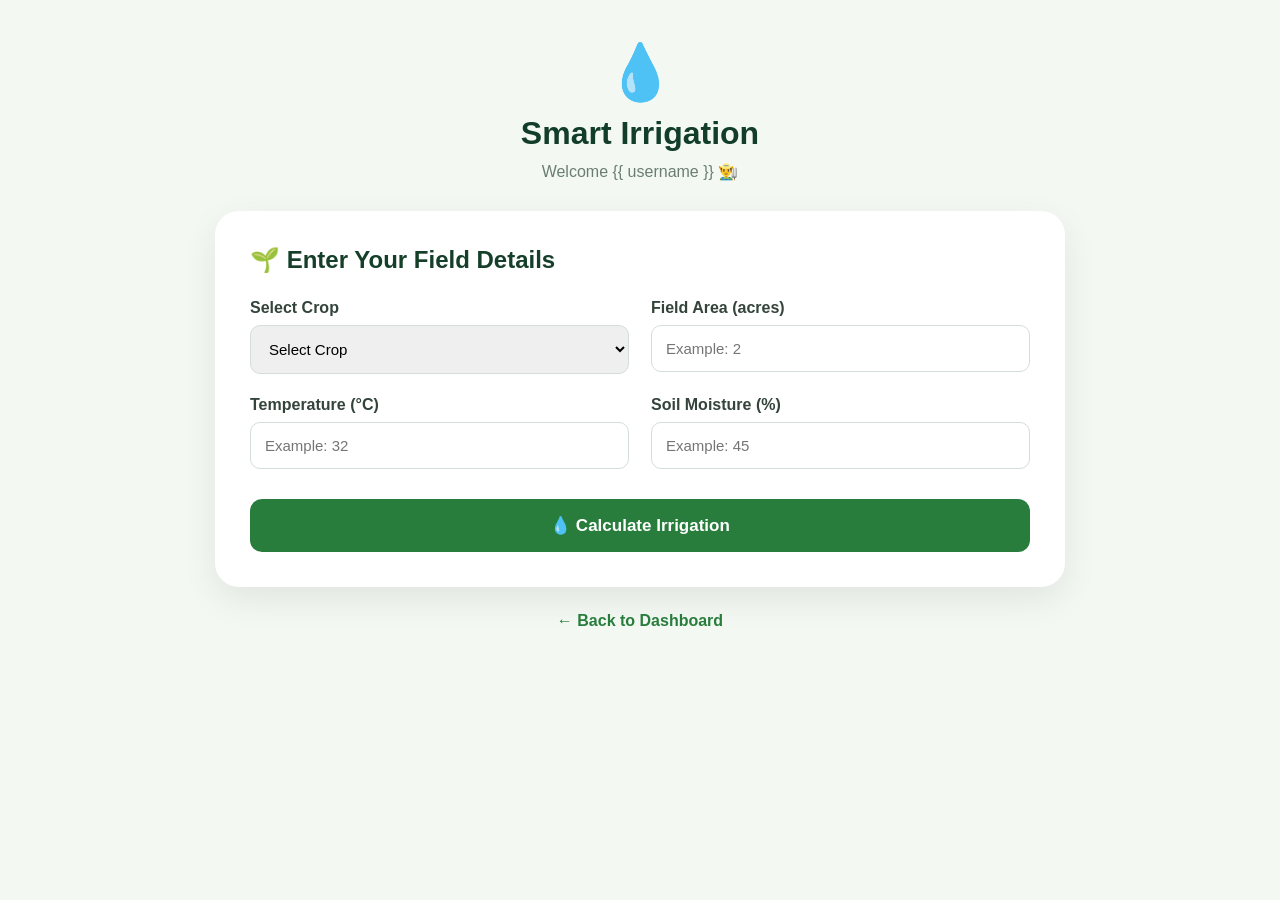
<file: templates/irrigation.html>
<!DOCTYPE html>
<html lang="en">

<head>

    <meta charset="UTF-8">

    <meta name="viewport"
          content="width=device-width, initial-scale=1.0">

    <title>Smart Irrigation | Smart Farmer</title>

    <style>

        * {
            box-sizing: border-box;
            margin: 0;
            padding: 0;
        }

        body {
            font-family: Arial, sans-serif;
            background: #f3f8f3;
            min-height: 100vh;
            padding: 40px;
        }

        .container {
            max-width: 850px;
            margin: auto;
        }

        .header {
            text-align: center;
            margin-bottom: 30px;
        }

        .header .icon {
            font-size: 55px;
        }

        .header h1 {
            color: #123d28;
            margin: 10px 0;
        }

        .header p {
            color: #6b7d73;
        }

        .card {
            background: white;
            padding: 35px;
            border-radius: 24px;
            box-shadow: 0 12px 35px rgba(0,0,0,0.08);
        }

        .card h2 {
            color: #163f2a;
            margin-bottom: 25px;
        }

        .form-grid {
            display: grid;
            grid-template-columns: 1fr 1fr;
            gap: 22px;
        }

        .form-group {
            display: flex;
            flex-direction: column;
        }

        .form-group label {
            font-weight: bold;
            margin-bottom: 8px;
            color: #34443b;
        }

        .form-group input,
        .form-group select {
            padding: 14px;
            border: 1px solid #d4ded7;
            border-radius: 10px;
            font-size: 15px;
            outline: none;
        }

        .form-group input:focus,
        .form-group select:focus {
            border-color: #4caf50;
        }

        .calculate-btn {
            width: 100%;
            margin-top: 30px;
            padding: 16px;
            border: none;
            border-radius: 12px;
            background: #287d3c;
            color: white;
            font-size: 17px;
            font-weight: bold;
            cursor: pointer;
        }

        .calculate-btn:hover {
            background: #1f6330;
        }

        .back {
            display: block;
            text-align: center;
            margin-top: 25px;
            color: #287d3c;
            text-decoration: none;
            font-weight: bold;
        }

        @media(max-width: 650px) {

            body {
                padding: 20px;
            }

            .form-grid {
                grid-template-columns: 1fr;
            }

        }

    </style>

</head>

<body>

<div class="container">

    <div class="header">

        <div class="icon">
            💧
        </div>

        <h1>
            Smart Irrigation
        </h1>

        <p>
            Welcome {{ username }} 👨‍🌾
        </p>

    </div>


    <div class="card">

        <h2>
            🌱 Enter Your Field Details
        </h2>

        <form method="POST"
              action="/irrigation-calculate">

            <div class="form-grid">

                <div class="form-group">

                    <label>
                        Select Crop
                    </label>

                    <select name="crop" required>

                        <option value="">
                            Select Crop
                        </option>

                        <option value="Rice">
                            🌾 Rice
                        </option>

                        <option value="Maize">
                            🌽 Maize
                        </option>

                        <option value="Groundnut">
                            🥜 Groundnut
                        </option>

                        <option value="Cotton">
                            🌿 Cotton
                        </option>

                        <option value="Sugarcane">
                            🌱 Sugarcane
                        </option>

                    </select>

                </div>


                <div class="form-group">

                    <label>
                        Field Area (acres)
                    </label>

                    <input
                        type="number"
                        name="area"
                        step="0.1"
                        min="0.1"
                        placeholder="Example: 2"
                        required>

                </div>


                <div class="form-group">

                    <label>
                        Temperature (°C)
                    </label>

                    <input
                        type="number"
                        name="temperature"
                        placeholder="Example: 32"
                        required>

                </div>


                <div class="form-group">

                    <label>
                        Soil Moisture (%)
                    </label>

                    <input
                        type="number"
                        name="moisture"
                        min="0"
                        max="100"
                        placeholder="Example: 45"
                        required>

                </div>

            </div>


            <button
                type="submit"
                class="calculate-btn">

                💧 Calculate Irrigation

            </button>

        </form>

    </div>


    <a href="/dashboard"
       class="back">

        ← Back to Dashboard

    </a>

</div>

</body>

</html>
</file>
